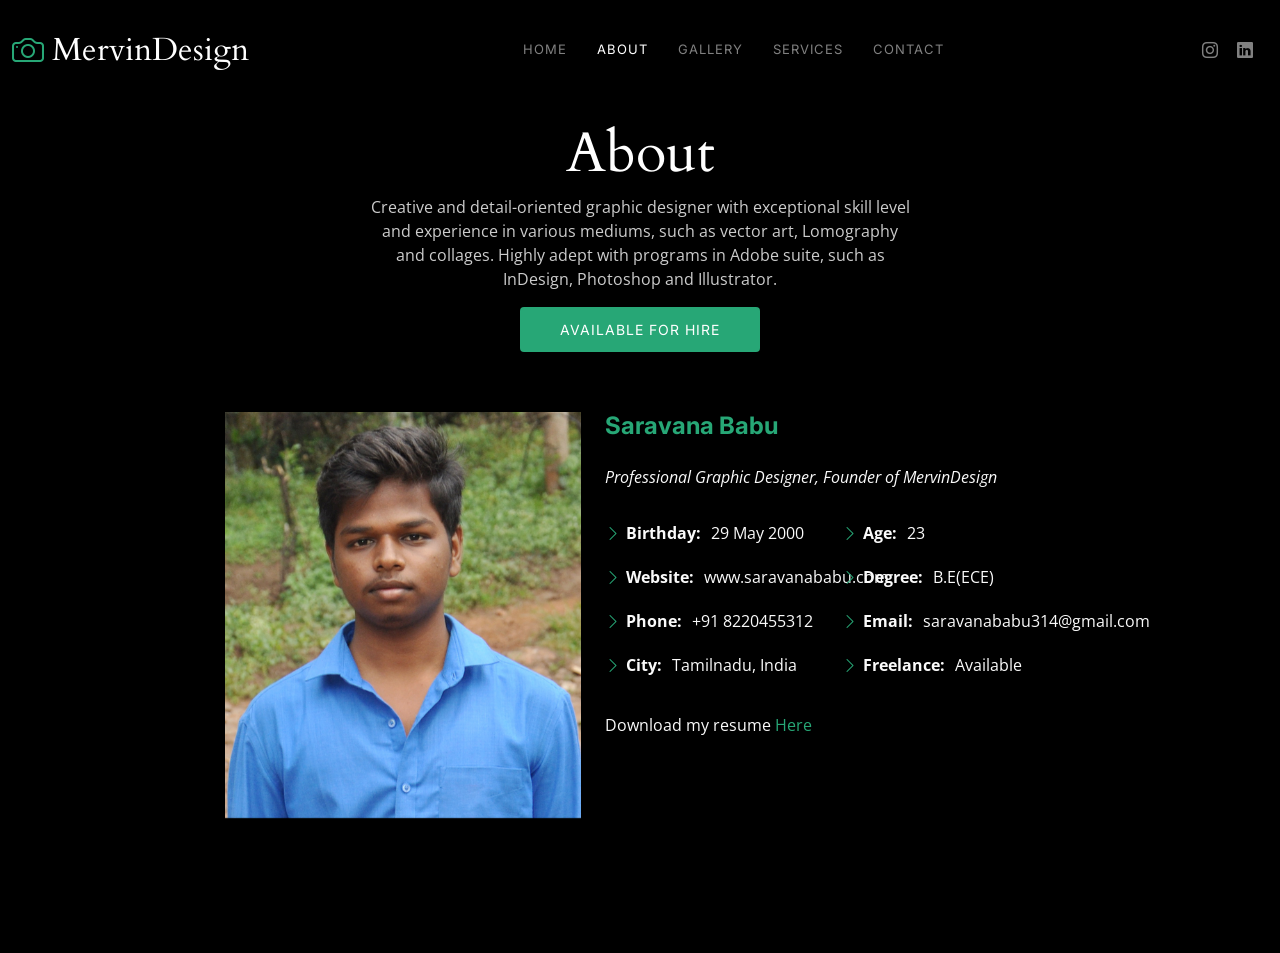
<file: about.html>
<!DOCTYPE html>
<html lang="en">

<head>
  <meta charset="utf-8">
  <meta content="width=device-width, initial-scale=1.0" name="viewport">

  <title>saravana babu</title>
  <meta content="" name="description">
  <meta content="" name="keywords">

  <!-- Favicons -->
  <link href="assets/img/favicon.png" rel="icon">
  <link href="assets/img/apple-touch-icon.png" rel="apple-touch-icon">

  <!-- Google Fonts -->
  <link rel="preconnect" href="https://fonts.googleapis.com">
  <link rel="preconnect" href="https://fonts.gstatic.com" crossorigin>
  <link href="https://fonts.googleapis.com/css2?family=Open+Sans:ital,wght@0,300;0,400;0,500;0,600;0,700;1,300;1,400;1,600;1,700&family=Inter:ital,wght@0,300;0,400;0,500;0,600;0,700;1,300;1,400;1,500;1,600;1,700&family=Cardo:ital,wght@0,400;0,700;1,400&display=swap" rel="stylesheet">

  <!-- Vendor CSS Files -->
  <link href="assets/vendor/bootstrap/css/bootstrap.min.css" rel="stylesheet">
  <link href="assets/vendor/bootstrap-icons/bootstrap-icons.css" rel="stylesheet">
  <link href="assets/vendor/swiper/swiper-bundle.min.css" rel="stylesheet">
  <link href="assets/vendor/glightbox/css/glightbox.min.css" rel="stylesheet">
  <link href="assets/vendor/aos/aos.css" rel="stylesheet">

  <!-- Template Main CSS File -->
  <link href="assets/css/main.css" rel="stylesheet">


</head>

<body>

  <!-- ======= Header ======= -->
  <header id="header" class="header d-flex align-items-center fixed-top">
    <div class="container-fluid d-flex align-items-center justify-content-between">

      <a href="index.html" class="logo d-flex align-items-center  me-auto me-lg-0">
     
        <i class="bi bi-camera"></i>
        <h1>MervinDesign</h1>
      </a>

      <nav id="navbar" class="navbar">
        <ul>
          <li><a href="index.html">Home</a></li>
          <li><a href="about.html" class="active">About</a></li>
          <li><a href="gallery.html">Gallery</a></li>
          <li><a href="services.html">Services</a></li>
          <li><a href="contact.html">Contact</a></li>
        </ul>
      </nav><!-- .navbar -->

      <div class="header-social-links">
        <a href="https://www.instagram.com/_babu_001/" class="instagram"><i class="bi bi-instagram"></i></a>
        <a href="https://www.linkedin.com/in/saravana-babu/" class="linkedin"><i class="bi bi-linkedin"></i></i></a>
      </div>
      <i class="mobile-nav-toggle mobile-nav-show bi bi-list"></i>
      <i class="mobile-nav-toggle mobile-nav-hide d-none bi bi-x"></i>

    </div>
  </header><!-- End Header -->

  <main id="main" data-aos="fade" data-aos-delay="1500">

    <!-- ======= End Page Header ======= -->
    <div class="page-header d-flex align-items-center">
      <div class="container position-relative">
        <div class="row d-flex justify-content-center">
          <div class="col-lg-6 text-center">
            <h2>About</h2>
            <p>Creative and detail-oriented graphic designer with exceptional skill level and experience in various mediums, such as vector art, Lomography and collages. Highly adept with programs in Adobe suite, such as InDesign, Photoshop and Illustrator.</p>

            <a class="cta-btn" href="contact.html">Available for hire</a>

          </div>
        </div>
      </div>
    </div><!-- End Page Header -->

    <!-- ======= About Section ======= -->
    <section id="about" class="about">
      <div class="container">

        <div class="row gy-4 justify-content-center">
          <div class="col-lg-4">
            <img src="assets/img/profile-img.png" class="img-fluid" alt="">
          </div>
          <div class="col-lg-5 content">
            <h2>Saravana Babu</h2>
            <p class="fst-italic py-3">
              Professional Graphic Designer, Founder of MervinDesign
            </p>
            <div class="row">
              <div class="col-lg-6">
                <ul>
                  <li><i class="bi bi-chevron-right"></i> <strong>Birthday:</strong> <span>29 May 2000</span></li>
                  <li><i class="bi bi-chevron-right"></i> <strong>Website:</strong> <span>www.saravanababu.com</span></li>
                  <li><i class="bi bi-chevron-right"></i> <strong>Phone:</strong> <span>+91 8220455312</span></li>
                  <li><i class="bi bi-chevron-right"></i> <strong>City:</strong> <span>Tamilnadu, India</span></li>
                </ul>
              </div>
              <div class="col-lg-6">
                <ul>
                  <li><i class="bi bi-chevron-right"></i> <strong>Age:</strong> <span>23</span></li>
                  <li><i class="bi bi-chevron-right"></i> <strong>Degree:</strong> <span>B.E(ECE)</span></li>
                  <li><i class="bi bi-chevron-right"></i> <strong>Email:</strong> <span>saravanababu314@gmail.com</span></li>
                  <li><i class="bi bi-chevron-right"></i> <strong>Freelance:</strong> <span>Available</span></li>
                </ul>
              </div>
            </div>
            <p class="py-3">
              Download my resume <a href="/assets/doc/Saravana Babu CV.pdf" download>Here</a>
            </p>
            <p class="m-0">
              
            </p>
          </div>
        </div>

      </div>
    </section><!-- End About Section -->
  

  <a href="#" class="scroll-top d-flex align-items-center justify-content-center"><i class="bi bi-arrow-up-short"></i></a>

  <div id="preloader">
    <div class="line"></div>
  </div>

  <!-- Vendor JS Files -->
  <script src="assets/vendor/bootstrap/js/bootstrap.bundle.min.js"></script>
  <script src="assets/vendor/swiper/swiper-bundle.min.js"></script>
  <script src="assets/vendor/glightbox/js/glightbox.min.js"></script>
  <script src="assets/vendor/aos/aos.js"></script>
  <script src="assets/vendor/php-email-form/validate.js"></script>

  <!-- Template Main JS File -->
  <script src="assets/js/main.js"></script>

</body>

</html>
</file>
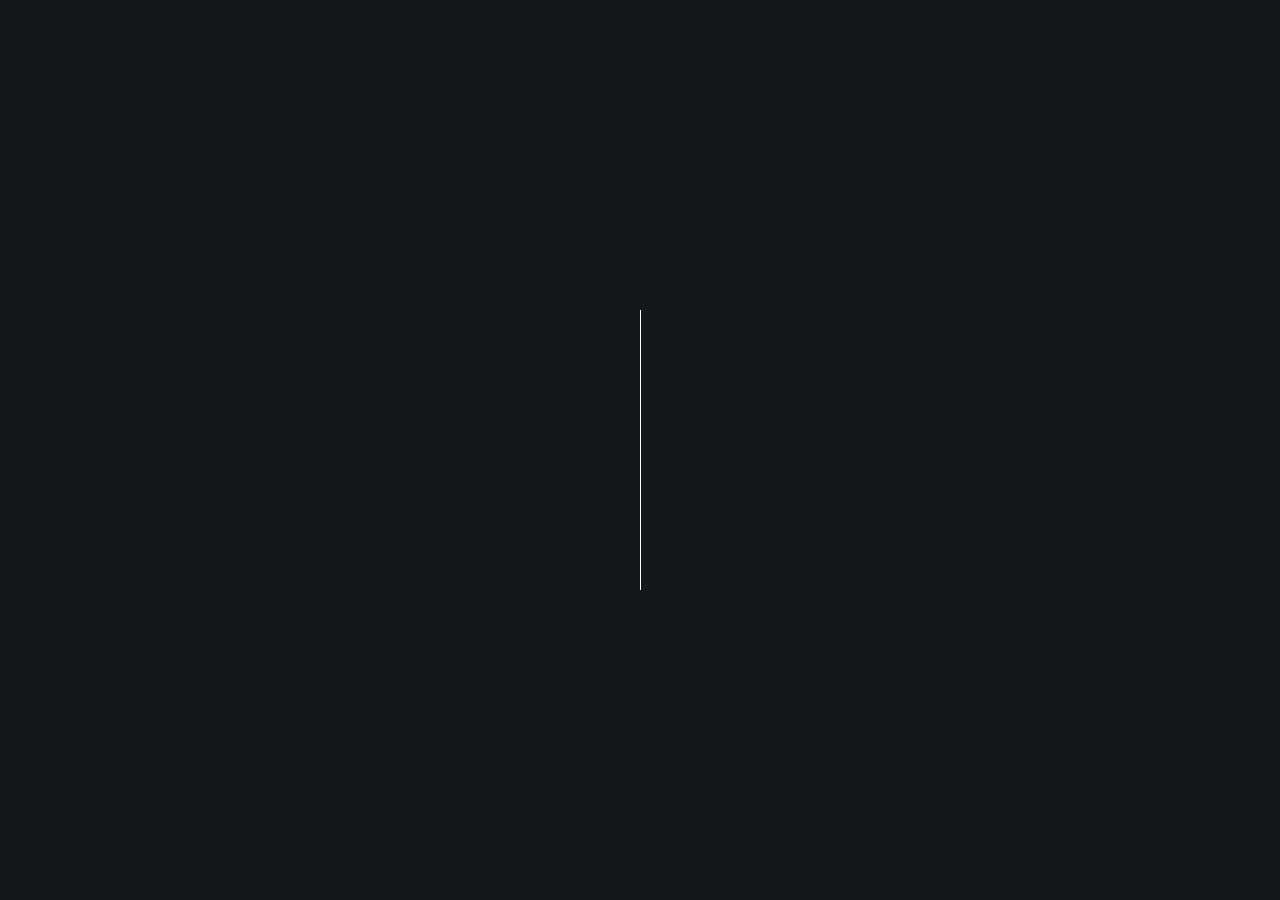
<file: contact.html>
<!DOCTYPE html>
<html lang="en">

<head>
  <meta charset="utf-8">
  <meta content="width=device-width, initial-scale=1.0" name="viewport">

  <title>Saravana babu</title>
  <meta content="" name="description">
  <meta content="" name="keywords">

  <!-- Favicons -->
  <link href="assets/img/favicon.png" rel="icon">
  <link href="assets/img/apple-touch-icon.png" rel="apple-touch-icon">

  <!-- Google Fonts -->
  <link rel="preconnect" href="https://fonts.googleapis.com">
  <link rel="preconnect" href="https://fonts.gstatic.com" crossorigin>
  <link href="https://fonts.googleapis.com/css2?family=Open+Sans:ital,wght@0,300;0,400;0,500;0,600;0,700;1,300;1,400;1,600;1,700&family=Inter:ital,wght@0,300;0,400;0,500;0,600;0,700;1,300;1,400;1,500;1,600;1,700&family=Cardo:ital,wght@0,400;0,700;1,400&display=swap" rel="stylesheet">

  <!-- Vendor CSS Files -->
  <link href="assets/vendor/bootstrap/css/bootstrap.min.css" rel="stylesheet">
  <link href="assets/vendor/bootstrap-icons/bootstrap-icons.css" rel="stylesheet">
  <link href="assets/vendor/swiper/swiper-bundle.min.css" rel="stylesheet">
  <link href="assets/vendor/glightbox/css/glightbox.min.css" rel="stylesheet">
  <link href="assets/vendor/aos/aos.css" rel="stylesheet">

  <!-- Template Main CSS File -->
  <link href="assets/css/main.css" rel="stylesheet">


</head>

<body>

  <!-- ======= Header ======= -->
  <header id="header" class="header d-flex align-items-center fixed-top">
    <div class="container-fluid d-flex align-items-center justify-content-between">

      <a href="index.html" class="logo d-flex align-items-center  me-auto me-lg-0">
        
        <i class="bi bi-camera"></i>
        <h1>MervinDesign</h1>
      </a>

      <nav id="navbar" class="navbar">
        <ul>
          <li><a href="index.html">Home</a></li>
          <li><a href="about.html">About</a></li>
          <li><a href="gallery.html">Gallery</a></li>
          <li><a href="services.html">Services</a></li>
          <li><a href="contact.html" class="active">Contact</a></li>
        </ul>
      </nav><!-- .navbar -->

      <div class="header-social-links">
        
        <a href="https://www.instagram.com/_babu_001/" class="instagram"><i class="bi bi-instagram"></i></a>
        <a href="https://www.linkedin.com/in/saravana-babu/" class="linkedin"><i class="bi bi-linkedin"></i></i></a>
      </div>
      <i class="mobile-nav-toggle mobile-nav-show bi bi-list"></i>
      <i class="mobile-nav-toggle mobile-nav-hide d-none bi bi-x"></i>

    </div>
  </header><!-- End Header -->

  <main id="main" data-aos="fade" data-aos-delay="1500">

    <!-- ======= End Page Header ======= -->
    <div class="page-header d-flex align-items-center">
      <div class="container position-relative">
        <div class="row d-flex justify-content-center">
          <div class="col-lg-6 text-center">
            <h2>Contact</h2>
            <p></p>

          </div>
        </div>
      </div>
    </div><!-- End Page Header -->

    <!-- ======= Contact Section ======= -->
    <section id="contact" class="contact">
      <div class="container">

        <div class="row gy-4 justify-content-center">

          <div class="col-lg-3">
            <div class="info-item d-flex">
              <i class="bi bi-geo-alt flex-shrink-0"></i>
              <div>
                <h4>Location:</h4>
                <p>Tamilnadu, India</p>
              </div>
            </div>
          </div><!-- End Info Item -->

          <div class="col-lg-3">
            <div class="info-item d-flex">
              <i class="bi bi-envelope flex-shrink-0"></i>
              <div>
                <h4>Email:</h4>
                <p>saravanababu314@gmail.com</p>
              </div>
            </div>
          </div><!-- End Info Item -->

          <div class="col-lg-3">
            <div class="info-item d-flex">
              <i class="bi bi-phone flex-shrink-0"></i>
              <div>
                <h4>Call:</h4>
                <p>+91 8220455312</p>
              </div>
            </div>
          </div><!-- End Info Item -->

        </div>

        <div class="row justify-content-center mt-4">

          <div class="col-lg-9">
            <form action="forms/contact.php" method="post" role="form" class="php-email-form">
              <div class="row">
                <div class="col-md-6 form-group">
                  <input type="text" name="name" class="form-control" id="name" placeholder="Your Name" required>
                </div>
                <div class="col-md-6 form-group mt-3 mt-md-0">
                  <input type="email" class="form-control" name="email" id="email" placeholder="Your Email" required>
                </div>
              </div>
              <div class="form-group mt-3">
                <input type="text" class="form-control" name="subject" id="subject" placeholder="Subject" required>
              </div>
              <div class="form-group mt-3">
                <textarea class="form-control" name="message" rows="5" placeholder="Message" required></textarea>
              </div>
              <div class="my-3">
                <div class="loading">Loading</div>
                <div class="error-message"></div>
                <div class="sent-message">Your message has been sent. Thank you!</div>
              </div>
              <div class="text-center"><button type="submit">Send Message</button></div>
            </form>
          </div><!-- End Contact Form -->

        </div>

      </div>
    </section><!-- End Contact Section -->

  </main><!-- End #main -->

  <!-- ======= Footer ======= -->
  <footer id="footer" class="footer">
    <div class="container">
      <div class="copyright">
        &copy; Copyright <strong><span>MervinDesign</span></strong>. All Rights Reserved
      </div>
      <div class="credits">
        
        Designed by <a href="#">MervinDesign</a>
      </div>
    </div>
  </footer><!-- End Footer -->

  <a href="#" class="scroll-top d-flex align-items-center justify-content-center"><i class="bi bi-arrow-up-short"></i></a>

  <div id="preloader">
    <div class="line"></div>
  </div>

  <!-- Vendor JS Files -->
  <script src="assets/vendor/bootstrap/js/bootstrap.bundle.min.js"></script>
  <script src="assets/vendor/swiper/swiper-bundle.min.js"></script>
  <script src="assets/vendor/glightbox/js/glightbox.min.js"></script>
  <script src="assets/vendor/aos/aos.js"></script>
  <script src="assets/vendor/php-email-form/validate.js"></script>

  <!-- Template Main JS File -->
  <script src="assets/js/main.js"></script>

</body>

</html>
</file>
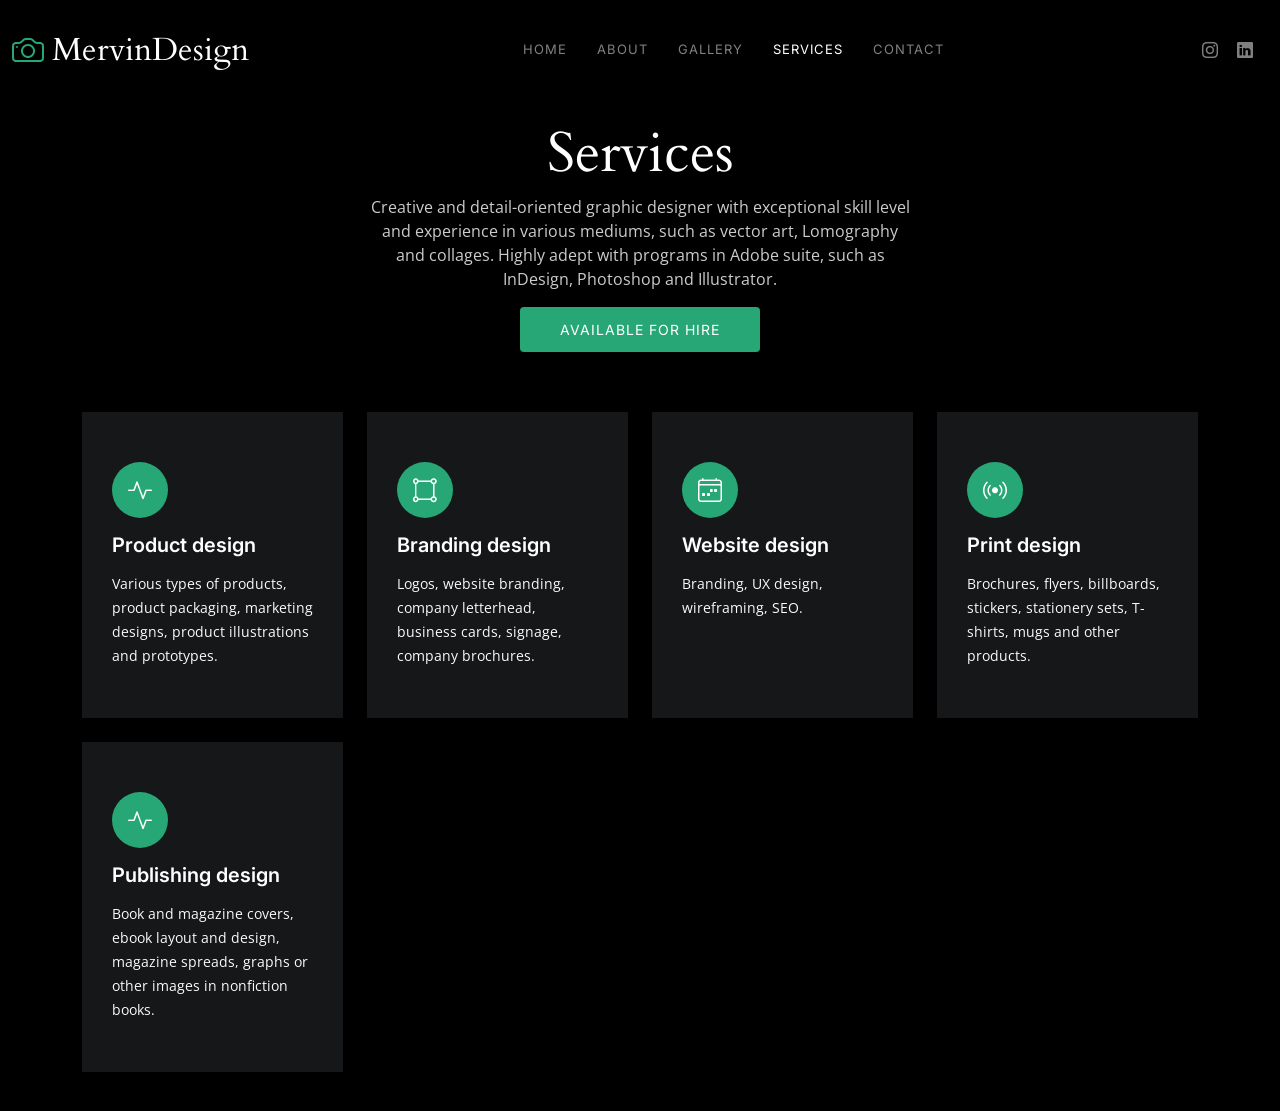
<file: services.html>
<!DOCTYPE html>
<html lang="en">

<head>
  <meta charset="utf-8">
  <meta content="width=device-width, initial-scale=1.0" name="viewport">

  <title>saravanababu</title>
  <meta content="" name="description">
  <meta content="" name="keywords">

  <!-- Favicons -->
  <link href="assets/img/favicon.png" rel="icon">
  <link href="assets/img/apple-touch-icon.png" rel="apple-touch-icon">

  <!-- Google Fonts -->
  <link rel="preconnect" href="https://fonts.googleapis.com">
  <link rel="preconnect" href="https://fonts.gstatic.com" crossorigin>
  <link href="https://fonts.googleapis.com/css2?family=Open+Sans:ital,wght@0,300;0,400;0,500;0,600;0,700;1,300;1,400;1,600;1,700&family=Inter:ital,wght@0,300;0,400;0,500;0,600;0,700;1,300;1,400;1,500;1,600;1,700&family=Cardo:ital,wght@0,400;0,700;1,400&display=swap" rel="stylesheet">

  <!-- Vendor CSS Files -->
  <link href="assets/vendor/bootstrap/css/bootstrap.min.css" rel="stylesheet">
  <link href="assets/vendor/bootstrap-icons/bootstrap-icons.css" rel="stylesheet">
  <link href="assets/vendor/swiper/swiper-bundle.min.css" rel="stylesheet">
  <link href="assets/vendor/glightbox/css/glightbox.min.css" rel="stylesheet">
  <link href="assets/vendor/aos/aos.css" rel="stylesheet">

  <!-- Template Main CSS File -->
  <link href="assets/css/main.css" rel="stylesheet">


</head>

<body>

  <!-- ======= Header ======= -->
  <header id="header" class="header d-flex align-items-center fixed-top">
    <div class="container-fluid d-flex align-items-center justify-content-between">

      <a href="index.html" class="logo d-flex align-items-center  me-auto me-lg-0">
        <i class="bi bi-camera"></i>
        <h1>MervinDesign</h1>
      </a>

      <nav id="navbar" class="navbar">
        <ul>
          <li><a href="index.html">Home</a></li>
          <li><a href="about.html">About</a></li>
          <li><a href="gallery.html">Gallery</a></li>
          <li><a href="services.html" class="active">Services</a></li>
          <li><a href="contact.html">Contact</a></li>
        </ul>
      </nav><!-- .navbar -->

      <div class="header-social-links">
        
        <a href="https://www.instagram.com/_babu_001/" class="instagram"><i class="bi bi-instagram"></i></a>
        <a href="https://www.linkedin.com/in/saravana-babu/" class="linkedin"><i class="bi bi-linkedin"></i></i></a>
      </div>
      <i class="mobile-nav-toggle mobile-nav-show bi bi-list"></i>
      <i class="mobile-nav-toggle mobile-nav-hide d-none bi bi-x"></i>

    </div>
  </header><!-- End Header -->

  <main id="main" data-aos="fade" data-aos-delay="1500">

    <!-- ======= End Page Header ======= -->
    <div class="page-header d-flex align-items-center">
      <div class="container position-relative">
        <div class="row d-flex justify-content-center">
          <div class="col-lg-6 text-center">
            <h2>Services</h2>
            <p>Creative and detail-oriented graphic designer with exceptional skill level and experience in various mediums, such as vector art, Lomography and collages. Highly adept with programs in Adobe suite, such as InDesign, Photoshop and Illustrator.</p>

            <a class="cta-btn" href="contact.html">Available for hire</a>

          </div>
        </div>
      </div>
    </div><!-- End Page Header -->

    <!-- ======= Services Section ======= -->
    <section id="services" class="services">
      <div class="container">

        <div class="row gy-4">

          <div class="col-xl-3 col-md-6 d-flex">
            <div class="service-item position-relative">
              <i class="bi bi-activity"></i>
              <h4><a href="" class="stretched-link">Product design</a></h4>
              <p>Various types of products, product packaging, marketing designs, product illustrations and prototypes.</p>
            </div>
          </div><!-- End Service Item -->

          <div class="col-xl-3 col-md-6 d-flex">
            <div class="service-item position-relative">
              <i class="bi bi-bounding-box-circles"></i>
              <h4><a href="" class="stretched-link">Branding design</a></h4>
              <p>Logos, website branding, company letterhead, business cards, signage, company brochures.</p>
            </div>
          </div><!-- End Service Item -->

          <div class="col-xl-3 col-md-6 d-flex">
            <div class="service-item position-relative">
              <i class="bi bi-calendar4-week"></i>
              <h4><a href="" class="stretched-link">Website design</a></h4>
              <p>Branding, UX design, wireframing, SEO.</p>
            </div>
          </div><!-- End Service Item -->

          <div class="col-xl-3 col-md-6 d-flex">
            <div class="service-item position-relative">
              <i class="bi bi-broadcast"></i>
              <h4><a href="" class="stretched-link">Print design</a></h4>
              <p>Brochures, flyers, billboards, stickers, stationery sets, T-shirts, mugs and other products.</p>
            </div>
          </div><!-- End Service Item -->

        </div>

      </div>
    </section><!-- End Services Section -->
 <br>
    <!-- ======= Services Section ======= -->
    <section id="services" class="services">
      <div class="container">

        <div class="row gy-4">

          <div class="col-xl-3 col-md-6 d-flex">
            <div class="service-item position-relative">
              <i class="bi bi-activity"></i>
              <h4><a href="" class="stretched-link">Publishing design</a></h4>
              <p>Book and magazine covers, ebook layout and design, magazine spreads, graphs or other images in nonfiction books.</p>
            </div>
          </div><!-- End Service Item -->

          

        </div>

      </div>
    </section>

    <br>

  <a href="#" class="scroll-top d-flex align-items-center justify-content-center"><i class="bi bi-arrow-up-short"></i></a>

  <div id="preloader">
    <div class="line"></div>
  </div>

  <!-- Vendor JS Files -->
  <script src="assets/vendor/bootstrap/js/bootstrap.bundle.min.js"></script>
  <script src="assets/vendor/swiper/swiper-bundle.min.js"></script>
  <script src="assets/vendor/glightbox/js/glightbox.min.js"></script>
  <script src="assets/vendor/aos/aos.js"></script>
  <script src="assets/vendor/php-email-form/validate.js"></script>

  <!-- Template Main JS File -->
  <script src="assets/js/main.js"></script>

</body>

</html>
</file>
<file: assets/css/main.css>
/**
* Template Name: PhotoFolio - v1.2.0
* Template URL: https://bootstrapmade.com/photofolio-bootstrap-photography-website-template/
* Author: BootstrapMade.com
* License: https://bootstrapmade.com/license/
*/

/*--------------------------------------------------------------
# Set main reusable colors and fonts using CSS variables
# Learn more about CSS variables at https://developer.mozilla.org/en-US/docs/Web/CSS/Using_CSS_custom_properties
--------------------------------------------------------------*/
/* Fonts */
:root {
  --font-default: "Open Sans", system-ui, -apple-system, "Segoe UI", Roboto, "Helvetica Neue", Arial, "Noto Sans", "Liberation Sans", sans-serif, "Apple Color Emoji", "Segoe UI Emoji", "Segoe UI Symbol", "Noto Color Emoji";
  --font-primary: "Inter", sans-serif;
  --font-secondary: "Cardo", sans-serif;
}

/* Colors */
:root {
  --color-default: #fafafa;
  --color-primary: #27a776;
  --color-secondary: #161718;
}

/* Smooth scroll behavior */
:root {
  scroll-behavior: smooth;
}

/*--------------------------------------------------------------
# General
--------------------------------------------------------------*/
body {
  font-family: var(--font-default);
  color: var(--color-default);
  background-color: #000;
}

a {
  color: var(--color-primary);
  text-decoration: none;
}

a:hover {
  color: #32cf93;
  text-decoration: none;
}

h1,
h2,
h3,
h4,
h5,
h6 {
  font-family: var(--font-primary);
}

/*--------------------------------------------------------------
# Sections & Section Header
--------------------------------------------------------------*/
.section-header {
  padding-bottom: 40px;
}

.section-header h2 {
  font-size: 14px;
  font-weight: 500;
  padding: 0;
  line-height: 1px;
  margin: 0 0 5px 0;
  letter-spacing: 2px;
  text-transform: uppercase;
  color: rgba(255, 255, 255, 0.6);
  font-family: var(--font-primary);
}

.section-header h2::after {
  content: "";
  width: 120px;
  height: 1px;
  display: inline-block;
  background: #5bd9a9;
  margin: 4px 10px;
}

.section-header p {
  margin: 0;
  margin: 0;
  font-size: 36px;
  font-weight: 700;
  font-family: var(--font-secondary);
  color: #fff;
}

/*--------------------------------------------------------------
# Page Header
--------------------------------------------------------------*/
.page-header {
  padding: 120px 0 60px 0;
  min-height: 30vh;
  position: relative;
}

.page-header h2 {
  font-size: 56px;
  font-weight: 500;
  color: #fff;
  font-family: var(--font-secondary);
}

@media (max-width: 768px) {
  .page-header h2 {
    font-size: 36px;
  }
}

.page-header p {
  color: rgba(255, 255, 255, 0.8);
}

.page-header .cta-btn {
  font-family: var(--font-primary);
  font-weight: 400;
  font-size: 14px;
  display: inline-block;
  padding: 12px 40px;
  border-radius: 4px;
  letter-spacing: 1px;
  text-transform: uppercase;
  transition: 0.3s;
  color: #fff;
  background: var(--color-primary);
}

.page-header .cta-btn:hover {
  background: #2cbc85;
}

/*--------------------------------------------------------------
# Scroll top button
--------------------------------------------------------------*/
.scroll-top {
  position: fixed;
  visibility: hidden;
  opacity: 0;
  right: 15px;
  bottom: -15px;
  z-index: 99999;
  background: var(--color-primary);
  width: 44px;
  height: 44px;
  border-radius: 50px;
  transition: all 0.4s;
}

.scroll-top i {
  font-size: 24px;
  color: #fff;
  line-height: 0;
}

.scroll-top:hover {
  background: rgba(39, 167, 118, 0.8);
  color: #fff;
}

.scroll-top.active {
  visibility: visible;
  opacity: 1;
  bottom: 15px;
}

/*--------------------------------------------------------------
# Preloader
--------------------------------------------------------------*/
#preloader {
  display: flex;
  position: fixed;
  inset: 0;
  width: 100%;
  height: 100vh;
  z-index: 99999;
}

#preloader:before,
#preloader:after {
  content: "";
  background-color: var(--color-secondary);
  position: absolute;
  inset: 0;
  width: 50%;
  height: 100%;
  transition: all 0.3s ease 0s;
  z-index: -1;
}

#preloader:after {
  left: auto;
  right: 0;
}

#preloader .line {
  position: relative;
  overflow: hidden;
  margin: auto;
  width: 1px;
  height: 280px;
  transition: all 0.8s ease 0s;
}

#preloader .line:before {
  content: "";
  position: absolute;
  background-color: #fff;
  left: 0;
  top: 50%;
  width: 1px;
  height: 0%;
  transform: translateY(-50%);
  -webkit-animation: lineincrease 1000ms ease-in-out 0s forwards;
  animation: lineincrease 1000ms ease-in-out 0s forwards;
}

#preloader .line:after {
  content: "";
  position: absolute;
  background-color: #999;
  left: 0;
  top: 0;
  width: 1px;
  height: 100%;
  transform: translateY(-100%);
  -webkit-animation: linemove 1200ms linear 0s infinite;
  animation: linemove 1200ms linear 0s infinite;
  -webkit-animation-delay: 2000ms;
  animation-delay: 2000ms;
}

#preloader.loaded .line {
  opacity: 0;
  height: 100% !important;
}

#preloader.loaded .line:after {
  opacity: 0;
}

#preloader.loaded:before,
#preloader.loaded:after {
  -webkit-animation: preloaderfinish 300ms ease-in-out 500ms forwards;
  animation: preloaderfinish 300ms ease-in-out 500ms forwards;
}

@-webkit-keyframes lineincrease {
  0% {
    height: 0%;
  }

  100% {
    height: 100%;
  }
}

@keyframes lineincrease {
  0% {
    height: 0%;
  }

  100% {
    height: 100%;
  }
}

@-webkit-keyframes linemove {
  0% {
    transform: translateY(200%);
  }

  100% {
    transform: translateY(-100%);
  }
}

@keyframes linemove {
  0% {
    transform: translateY(200%);
  }

  100% {
    transform: translateY(-100%);
  }
}

@-webkit-keyframes preloaderfinish {
  0% {
    width: 5 0%;
  }

  100% {
    width: 0%;
  }
}

@keyframes preloaderfinish {
  0% {
    width: 5 0%;
  }

  100% {
    width: 0%;
  }
}

/*--------------------------------------------------------------
# Header
--------------------------------------------------------------*/
.header {
  transition: all 0.5s;
  z-index: 997;
  padding: 30px 0;
  background-color: #000;
}

.header .logo {
  transition: 0.3s;
}

.header .logo img {
  max-height: 40px;
  margin-right: 8px;
}

.header .logo h1 {
  font-size: 32px;
  margin: 0;
  font-weight: 400;
  color: #fff;
  font-family: var(--font-secondary);
}

.header .logo i {
  font-size: 32px;
  margin-right: 8px;
  line-height: 0;
}

@media (max-width: 575px) {
  .header .logo h1 {
    font-size: 26px;
  }

  .header .logo i {
    font-size: 24px;
  }
}

.header .header-social-links {
  padding-right: 15px;
}

.header .header-social-links a {
  color: rgba(255, 255, 255, 0.5);
  padding-left: 15px;
  display: inline-block;
  line-height: 0px;
  transition: 0.3s;
  font-size: 16px;
}

.header .header-social-links a:hover {
  color: #fff;
}

@media (max-width: 575px) {
  .header .header-social-links a {
    padding-left: 5px;
  }
}

/*--------------------------------------------------------------
# Desktop Navigation
--------------------------------------------------------------*/
@media (min-width: 1280px) {
  .navbar {
    padding: 0;
  }

  .navbar ul {
    margin: 0;
    padding: 0;
    display: flex;
    list-style: none;
    align-items: center;
  }

  .navbar li {
    position: relative;
  }

  .navbar a,
  .navbar a:focus {
    display: flex;
    align-items: center;
    justify-content: space-between;
    padding: 10px 0 10px 30px;
    font-family: var(--font-primary);
    text-transform: uppercase;
    letter-spacing: 1px;
    font-size: 13px;
    font-weight: 400;
    color: rgba(255, 255, 255, 0.5);
    white-space: nowrap;
    transition: 0.3s;
  }

  .navbar a i,
  .navbar a:focus i {
    font-size: 12px;
    line-height: 0;
    margin-left: 5px;
  }

  .navbar a:hover,
  .navbar .active,
  .navbar .active:focus,
  .navbar li:hover>a {
    color: #fff;
  }

  .navbar .dropdown ul {
    display: block;
    position: absolute;
    left: 14px;
    top: calc(100% + 30px);
    margin: 0;
    padding: 10px 0;
    z-index: 99;
    opacity: 0;
    visibility: hidden;
    background: var(--color-secondary);
    transition: 0.3s;
    border-radius: 4px;
  }

  .navbar .dropdown ul li {
    min-width: 200px;
  }

  .navbar .dropdown ul a {
    padding: 10px 20px;
    font-size: 15px;
    text-transform: none;
    font-weight: 400;
  }

  .navbar .dropdown ul a i {
    font-size: 12px;
  }

  .navbar .dropdown ul a:hover,
  .navbar .dropdown ul .active:hover,
  .navbar .dropdown ul li:hover>a {
    color: #fff;
  }

  .navbar .dropdown:hover>ul {
    opacity: 1;
    top: 100%;
    visibility: visible;
  }

  .navbar .dropdown .dropdown ul {
    top: 0;
    left: calc(100% - 30px);
    visibility: hidden;
  }

  .navbar .dropdown .dropdown:hover>ul {
    opacity: 1;
    top: 0;
    left: 100%;
    visibility: visible;
  }
}

@media (min-width: 1280px) and (max-width: 1366px) {
  .navbar .dropdown .dropdown ul {
    left: -90%;
  }

  .navbar .dropdown .dropdown:hover>ul {
    left: -100%;
  }
}

@media (min-width: 1280px) {

  .mobile-nav-show,
  .mobile-nav-hide {
    display: none;
  }
}

/*--------------------------------------------------------------
# Mobile Navigation
--------------------------------------------------------------*/
@media (max-width: 1279px) {
  .navbar {
    position: fixed;
    top: 0;
    right: -100%;
    width: 100%;
    max-width: 400px;
    bottom: 0;
    transition: 0.3s;
    z-index: 9997;
  }

  .navbar ul {
    position: absolute;
    inset: 0;
    padding: 50px 0 10px 0;
    margin: 0;
    background: rgba(0, 0, 0, 0.9);
    overflow-y: auto;
    transition: 0.3s;
    z-index: 9998;
  }

  .navbar a,
  .navbar a:focus {
    display: flex;
    align-items: center;
    justify-content: space-between;
    padding: 10px 20px;
    font-family: var(--font-primary);
    font-size: 13px;
    text-transform: uppercase;
    font-weight: 400;
    color: rgba(255, 255, 255, 0.5);
    letter-spacing: 1px;
    white-space: nowrap;
    transition: 0.3s;
  }

  .navbar a i,
  .navbar a:focus i {
    font-size: 12px;
    line-height: 0;
    margin-left: 5px;
  }

  .navbar a:hover,
  .navbar .active,
  .navbar .active:focus,
  .navbar li:hover>a {
    color: #fff;
  }

  .navbar .dropdown ul,
  .navbar .dropdown .dropdown ul {
    position: static;
    display: none;
    padding: 10px 0;
    margin: 10px 20px;
    transition: all 0.5s ease-in-out;
    border: 1px solid black;
  }

  .navbar .dropdown>.dropdown-active,
  .navbar .dropdown .dropdown>.dropdown-active {
    display: block;
  }

  .mobile-nav-show {
    color: #fff;
    font-size: 28px;
    cursor: pointer;
    line-height: 0;
    transition: 0.5s;
    z-index: 9999;
    margin: 0 10px 0 10px;
  }

  .mobile-nav-hide {
    color: #fff;
    font-size: 32px;
    cursor: pointer;
    line-height: 0;
    transition: 0.5s;
    position: fixed;
    right: 20px;
    top: 20px;
    z-index: 9999;
  }

  .mobile-nav-active {
    overflow: hidden;
  }

  .mobile-nav-active .navbar {
    right: 0;
  }

  .mobile-nav-active .navbar:before {
    content: "";
    position: fixed;
    inset: 0;
    background: rgba(22, 23, 24, 0.8);
    z-index: 9996;
  }
}

/*--------------------------------------------------------------
# About Section
--------------------------------------------------------------*/
.about .content h2 {
  font-weight: 700;
  font-size: 24px;
  color: var(--color-primary);
}

.about .content ul {
  list-style: none;
  padding: 0;
}

.about .content ul li {
  margin-bottom: 20px;
  display: flex;
  align-items: center;
}

.about .content ul strong {
  margin-right: 10px;
}

.about .content ul i {
  font-size: 16px;
  margin-right: 5px;
  color: var(--color-primary);
  line-height: 0;
}

/*--------------------------------------------------------------
# Testimonials Section
--------------------------------------------------------------*/
.testimonials {
  margin-top: 80px;
}

.testimonials .testimonial-item {
  box-sizing: content-box;
  padding: 30px;
  margin: 40px 30px;
  background: var(--color-secondary);
  min-height: 320px;
  display: flex;
  flex-direction: column;
  text-align: center;
  transition: 0.3s;
}

.testimonials .testimonial-item .stars {
  margin-bottom: 15px;
}

.testimonials .testimonial-item .stars i {
  color: #ffc107;
  margin: 0 1px;
}

.testimonials .testimonial-item .testimonial-img {
  width: 90px;
  border-radius: 50%;
  border: 5px solid #474a4d;
  margin: 0 auto;
}

.testimonials .testimonial-item h3 {
  font-size: 18px;
  font-weight: bold;
  margin: 10px 0 5px 0;
  color: #fff;
}

.testimonials .testimonial-item h4 {
  font-size: 14px;
  color: rgba(255, 255, 255, 0.5);
  margin: 0;
}

.testimonials .testimonial-item p {
  font-style: italic;
  margin: 0 auto 15px auto;
}

.testimonials .swiper-pagination {
  margin-top: 20px;
  position: relative;
}

.testimonials .swiper-pagination .swiper-pagination-bullet {
  width: 12px;
  height: 12px;
  background-color: rgba(255, 255, 255, 0.2);
  opacity: 1;
}

.testimonials .swiper-pagination .swiper-pagination-bullet-active {
  background-color: rgba(255, 255, 255, 0.5);
}

.testimonials .swiper-slide {
  opacity: 0.3;
}

@media (max-width: 1199px) {
  .testimonials .swiper-slide-active {
    opacity: 1;
  }

  .testimonials .swiper-pagination {
    margin-top: 0;
  }

  .testimonials .testimonial-item {
    margin: 40px 20px;
  }
}

@media (min-width: 1200px) {
  .testimonials .swiper-slide-next {
    opacity: 1;
    transform: scale(1.12);
  }
}

/*--------------------------------------------------------------
# Pricing Section
--------------------------------------------------------------*/
.gallery {
  margin-top: 40px;
}

.gallery .gallery-item {
  position: relative;
  overflow: hidden;
  border-radius: 10px;
}

.gallery .gallery-item img {
  transition: 0.3s;
}

.gallery .gallery-links {
  position: absolute;
  inset: 0;
  opacity: 0;
  transition: all ease-in-out 0.3s;
  background: rgba(0, 0, 0, 0.6);
  z-index: 3;
}

.gallery .gallery-links .preview-link,
.gallery .gallery-links .details-link {
  font-size: 20px;
  color: rgba(255, 255, 255, 0.5);
  transition: 0.3s;
  line-height: 1.2;
  margin: 30px 8px 0 8px;
}

.gallery .gallery-links .preview-link:hover,
.gallery .gallery-links .details-link:hover {
  color: #fff;
}

.gallery .gallery-links .details-link {
  font-size: 30px;
  line-height: 0;
}

.gallery .gallery-item:hover .gallery-links {
  opacity: 1;
}

.gallery .gallery-item:hover .preview-link,
.gallery .gallery-item:hover .details-link {
  margin-top: 0;
}

.gallery .gallery-item:hover img {
  transform: scale(1.1);
}

.glightbox-clean .gslide-description {
  background: #222425;
}

.glightbox-clean .gslide-title {
  color: rgba(255, 255, 255, 0.8);
  margin: 0;
}

/*--------------------------------------------------------------
# Gallery Single Section
--------------------------------------------------------------*/
.gallery-single .portfolio-details-slider img {
  width: 100%;
}

.gallery-single .portfolio-details-slider .swiper-pagination .swiper-pagination-bullet {
  width: 12px;
  height: 12px;
  background-color: rgba(255, 255, 255, 0.7);
  opacity: 1;
}

.gallery-single .portfolio-details-slider .swiper-pagination .swiper-pagination-bullet-active {
  background-color: var(--color-primary);
}

.gallery-single .swiper-button-prev,
.gallery-single .swiper-button-next {
  width: 48px;
  height: 48px;
}

.gallery-single .swiper-button-prev:after,
.gallery-single .swiper-button-next:after {
  color: rgba(255, 255, 255, 0.8);
  background-color: rgba(0, 0, 0, 0.2);
  font-size: 24px;
  border-radius: 50%;
  width: 48px;
  height: 48px;
  display: flex;
  align-items: center;
  justify-content: center;
  transition: 0.3s;
}

.gallery-single .swiper-button-prev:hover:after,
.gallery-single .swiper-button-next:hover:after {
  background-color: rgba(0, 0, 0, 0.6);
}

@media (max-width: 575px) {

  .gallery-single .swiper-button-prev,
  .gallery-single .swiper-button-next {
    display: none;
  }
}

.gallery-single .portfolio-info h3 {
  font-size: 22px;
  font-weight: 700;
  margin-bottom: 20px;
  padding-bottom: 20px;
  position: relative;
  font-family: var(--font-secondary);
}

.gallery-single .portfolio-info h3:after {
  content: "";
  position: absolute;
  display: block;
  width: 50px;
  height: 3px;
  background: var(--color-primary);
  left: 0;
  bottom: 0;
}

.gallery-single .portfolio-info ul {
  list-style: none;
  padding: 0;
  font-size: 15px;
}

.gallery-single .portfolio-info ul li {
  display: flex;
  flex-direction: column;
  padding-bottom: 15px;
}

.gallery-single .portfolio-info ul strong {
  text-transform: uppercase;
  font-weight: 400;
  color: #6b7075;
  font-size: 14px;
}

.gallery-single .portfolio-info .btn-visit {
  padding: 8px 40px;
  background: var(--color-primary);
  color: #fff;
  border-radius: 50px;
  transition: 0.3s;
}

.gallery-single .portfolio-info .btn-visit:hover {
  background: #2cbc85;
}

.gallery-single .portfolio-description h2 {
  font-size: 26px;
  font-weight: 700;
  margin-bottom: 20px;
  color: #fff;
  font-family: var(--font-secondary);
}

.gallery-single .portfolio-description p {
  padding: 0;
}

.gallery-single .portfolio-description .testimonial-item {
  padding: 30px 30px 0 30px;
  position: relative;
  background: var(--color-secondary);
  height: 100%;
  margin-bottom: 50px;
}

.gallery-single .portfolio-description .testimonial-item .testimonial-img {
  width: 90px;
  border-radius: 50px;
  border: 6px solid #2e3133;
  float: left;
  margin: 0 10px 0 0;
}

.gallery-single .portfolio-description .testimonial-item h3 {
  font-size: 18px;
  font-weight: bold;
  margin: 15px 0 5px 0;
  padding-top: 20px;
}

.gallery-single .portfolio-description .testimonial-item h4 {
  font-size: 14px;
  color: rgba(255, 255, 255, 0.6);
  margin: 0;
}

.gallery-single .portfolio-description .testimonial-item .quote-icon-left,
.gallery-single .portfolio-description .testimonial-item .quote-icon-right {
  color: #5bd9a9;
  font-size: 26px;
  line-height: 0;
}

.gallery-single .portfolio-description .testimonial-item .quote-icon-left {
  display: inline-block;
  left: -5px;
  position: relative;
}

.gallery-single .portfolio-description .testimonial-item .quote-icon-right {
  display: inline-block;
  right: -5px;
  position: relative;
  top: 10px;
  transform: scale(-1, -1);
}

.gallery-single .portfolio-description .testimonial-item p {
  font-style: italic;
  margin: 0 0 15px 0 0 0;
  padding: 0;
}

/*--------------------------------------------------------------
# Services Section
--------------------------------------------------------------*/
.services .service-item {
  padding: 50px 30px;
  transition: all ease-in-out 0.4s;
  background: var(--color-secondary);
  height: 100%;
  overflow: hidden;
  z-index: 1;
}

.services .service-item:before {
  content: "";
  position: absolute;
  background: #1d1f20;
  top: -200px;
  transition: all 0.3s;
  z-index: -1;
}

.services .service-item i {
  background: var(--color-primary);
  color: #fff;
  font-size: 24px;
  transition: 0.3s;
  display: flex;
  align-items: center;
  justify-content: center;
  width: 56px;
  height: 56px;
  border-radius: 50%;
}

.services .service-item h4 {
  font-weight: 600;
  margin: 15px 0 0 0;
  transition: 0.3s;
  font-size: 20px;
}

.services .service-item h4 a {
  color: #fff;
}

.services .service-item p {
  line-height: 24px;
  font-size: 14px;
  margin: 15px 0 0 0;
}

.services .service-item:hover:before {
  background: var(--color-primary);
  right: 0;
  top: 0;
  width: 100%;
  height: 100%;
  border-radius: 0px;
}

.services .service-item:hover h4 a,
.services .service-item:hover p {
  color: #fff;
}

.services .service-item:hover i {
  background: #fff;
  color: var(--color-primary);
}

/*--------------------------------------------------------------
# Pricing Section
--------------------------------------------------------------*/
.pricing {
  margin-top: 80px;
}

.pricing .pricing-item {
  border-bottom: 1px dashed #474a4d;
  width: 100%;
  height: 100%;
  padding: 0 0 15px 0;
}

.pricing .pricing-item h3 {
  margin: 0;
  font-size: 18px;
  font-weight: 500;
  color: rgba(255, 255, 255, 0.6);
}

.pricing .pricing-item h4 {
  margin: 0;
  font-size: 16px;
}

/*--------------------------------------------------------------
# Contact Section
--------------------------------------------------------------*/
.contact .info-item+.info-item {
  margin-top: 40px;
}

.contact .info-item i {
  font-size: 20px;
  color: var(--color-primary);
  float: left;
  width: 44px;
  height: 44px;
  background: #222425;
  display: flex;
  justify-content: center;
  align-items: center;
  border-radius: 50px;
  transition: all 0.3s ease-in-out;
  margin-right: 15px;
}

.contact .info-item h4 {
  padding: 0;
  font-size: 20px;
  font-weight: 600;
  margin-bottom: 5px;
  color: rgba(255, 255, 255, 0.5);
}

.contact .info-item p {
  padding: 0;
  margin-bottom: 0;
  font-size: 14px;
  color: #fff;
}

.contact .info-item:hover i {
  background: var(--color-primary);
  color: #fff;
}

.contact .php-email-form {
  width: 100%;
}

.contact .php-email-form .form-group {
  padding-bottom: 8px;
}

.contact .php-email-form .error-message {
  display: none;
  color: #fff;
  background: #df1529;
  text-align: left;
  padding: 15px;
  font-weight: 600;
}

.contact .php-email-form .error-message br+br {
  margin-top: 25px;
}

.contact .php-email-form .sent-message {
  display: none;
  color: #fff;
  background: var(--color-primary);
  text-align: center;
  padding: 15px;
  font-weight: 600;
}

.contact .php-email-form .loading {
  display: none;
  background: var(--color-secondary);
  text-align: center;
  padding: 15px;
  color: rgba(255, 255, 255, 0.6);
}

.contact .php-email-form .loading:before {
  content: "";
  display: inline-block;
  border-radius: 50%;
  width: 24px;
  height: 24px;
  margin: 0 10px -6px 0;
  border: 3px solid var(--color-primary);
  border-top-color: var(--color-secondary);
  -webkit-animation: animate-loading 1s linear infinite;
  animation: animate-loading 1s linear infinite;
}

.contact .php-email-form input,
.contact .php-email-form textarea {
  border-radius: 4px;
  box-shadow: none;
  font-size: 14px;
  background-color: var(--color-secondary);
  border: 1px solid #2e3133;
  color: #fff;
}

.contact .php-email-form input {
  height: 44px;
}

.contact .php-email-form textarea {
  padding: 10px 12px;
}

.contact .php-email-form button[type=submit] {
  background: var(--color-primary);
  border: 0;
  padding: 10px 35px;
  color: #fff;
  transition: 0.4s;
  border-radius: 4px;
}

.contact .php-email-form button[type=submit]:hover {
  background: rgba(39, 167, 118, 0.8);
}

@-webkit-keyframes animate-loading {
  0% {
    transform: rotate(0deg);
  }

  100% {
    transform: rotate(360deg);
  }
}

@keyframes animate-loading {
  0% {
    transform: rotate(0deg);
  }

  100% {
    transform: rotate(360deg);
  }
}

/*--------------------------------------------------------------
# Hero Section
--------------------------------------------------------------*/
.hero {
  width: 100%;
  min-height: 30vh;
  background: #000;
  background-size: cover;
  position: relative;
  padding: 140px 0 60px 0;
}

.hero h2 {
  margin: 0 0 10px 0;
  font-size: 38px;
  font-weight: 700;
  color: #fff;
  font-family: var(--font-secondary);
}

.hero h2 span {
  position: relative;
  z-index: 1;
  padding: 0 5px;
  display: inline-block;
}

.hero h2 span:before {
  content: "";
  position: absolute;
  height: 50%;
  bottom: 0;
  left: 0;
  right: 0;
  background: var(--color-primary);
  z-index: -1;
}

.hero p {
  color: rgba(255, 255, 255, 0.6);
  margin-bottom: 30px;
  font-size: 18px;
}

.hero .btn-get-started {
  font-family: var(--font-primary);
  font-weight: 400;
  font-size: 14px;
  display: inline-block;
  padding: 12px 40px;
  border-radius: 4px;
  letter-spacing: 1px;
  text-transform: uppercase;
  transition: 0.3s;
  color: #fff;
  background: var(--color-primary);
}

.hero .btn-get-started:hover {
  background: #2cbc85;
}

@media (max-width: 768px) {
  .hero h2 {
    font-size: 32px;
  }
}

/*--------------------------------------------------------------
# Footer
--------------------------------------------------------------*/
.footer {
  margin-top: 30px;
  padding: 30px 0;
  font-size: 14px;
  border-top: 1px solid rgba(255, 255, 255, 0.15);
}

.footer .copyright {
  text-align: center;
  color: rgba(255, 255, 255, 0.8);
}

.footer .credits {
  padding-top: 6px;
  text-align: center;
  font-size: 13px;
  color: rgba(255, 255, 255, 0.8);
}

.footer .credits a {
  color: var(--color-primary);
}
</file>
